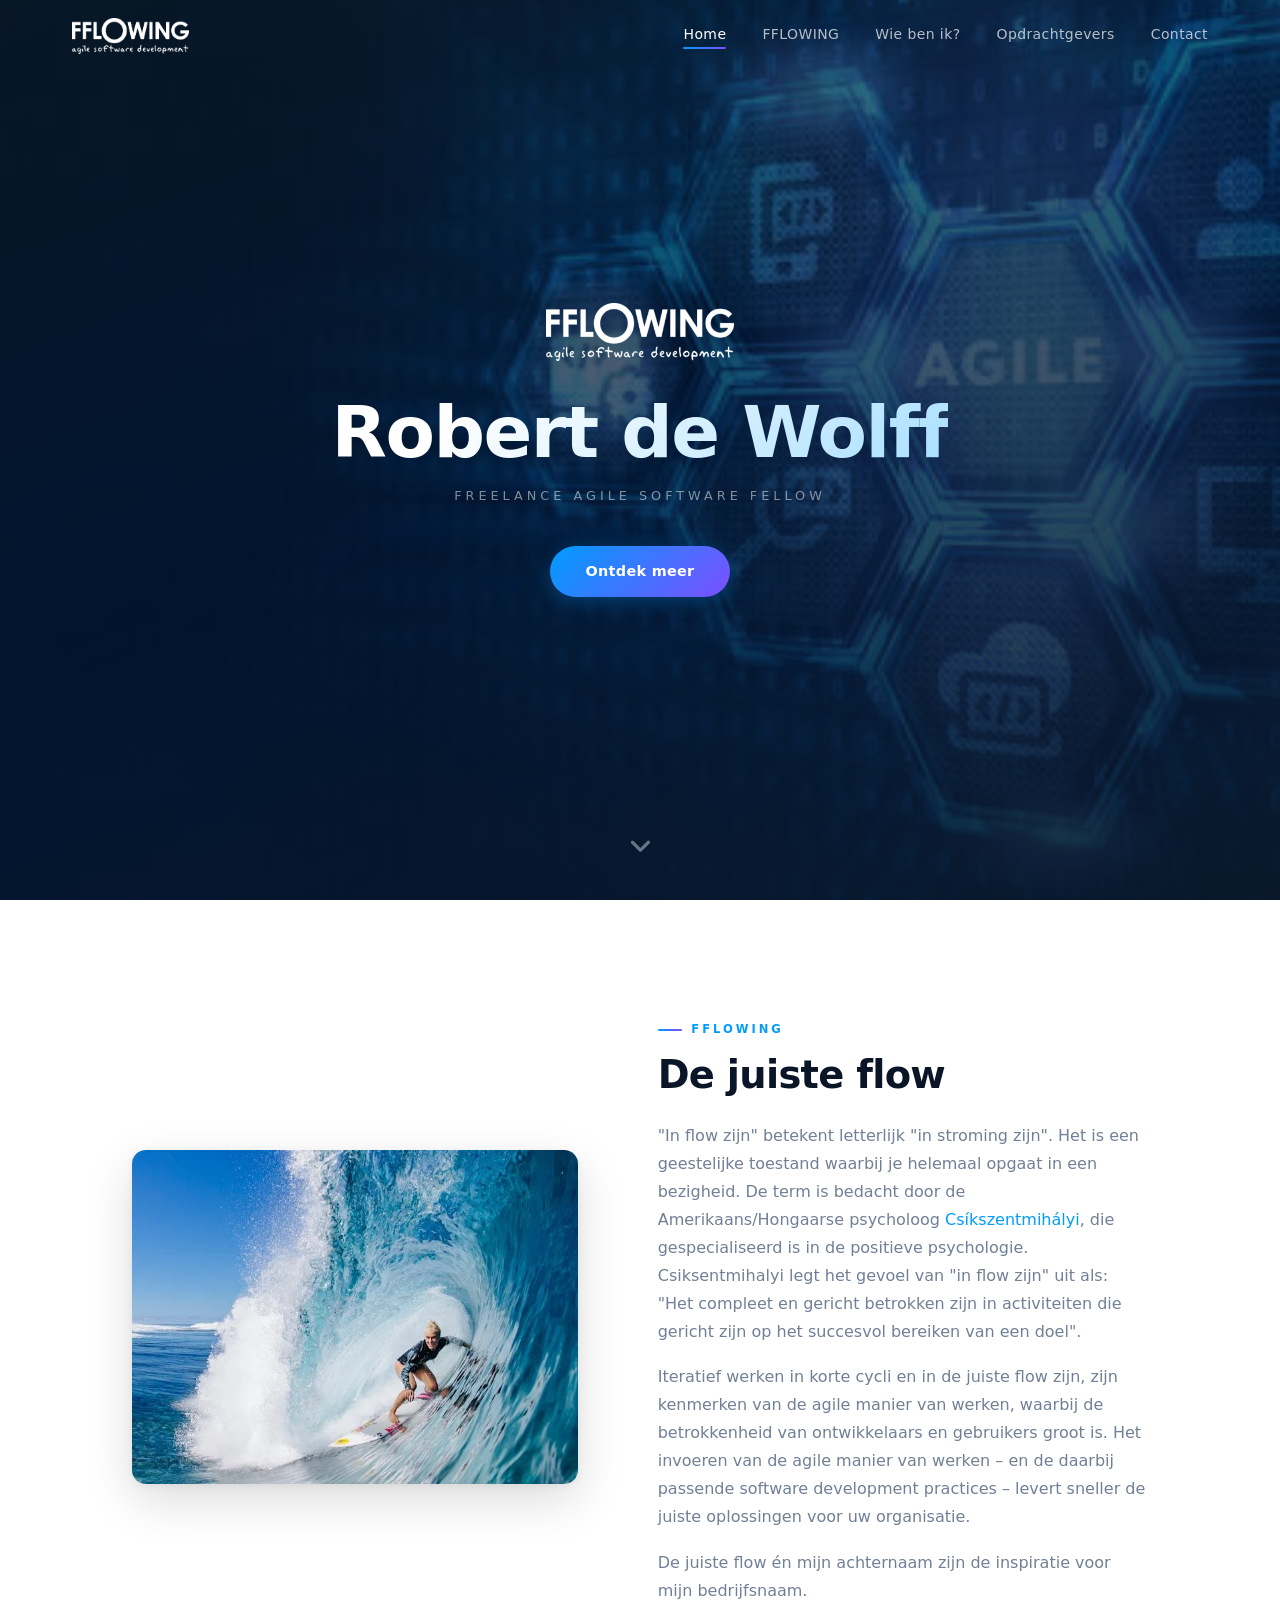
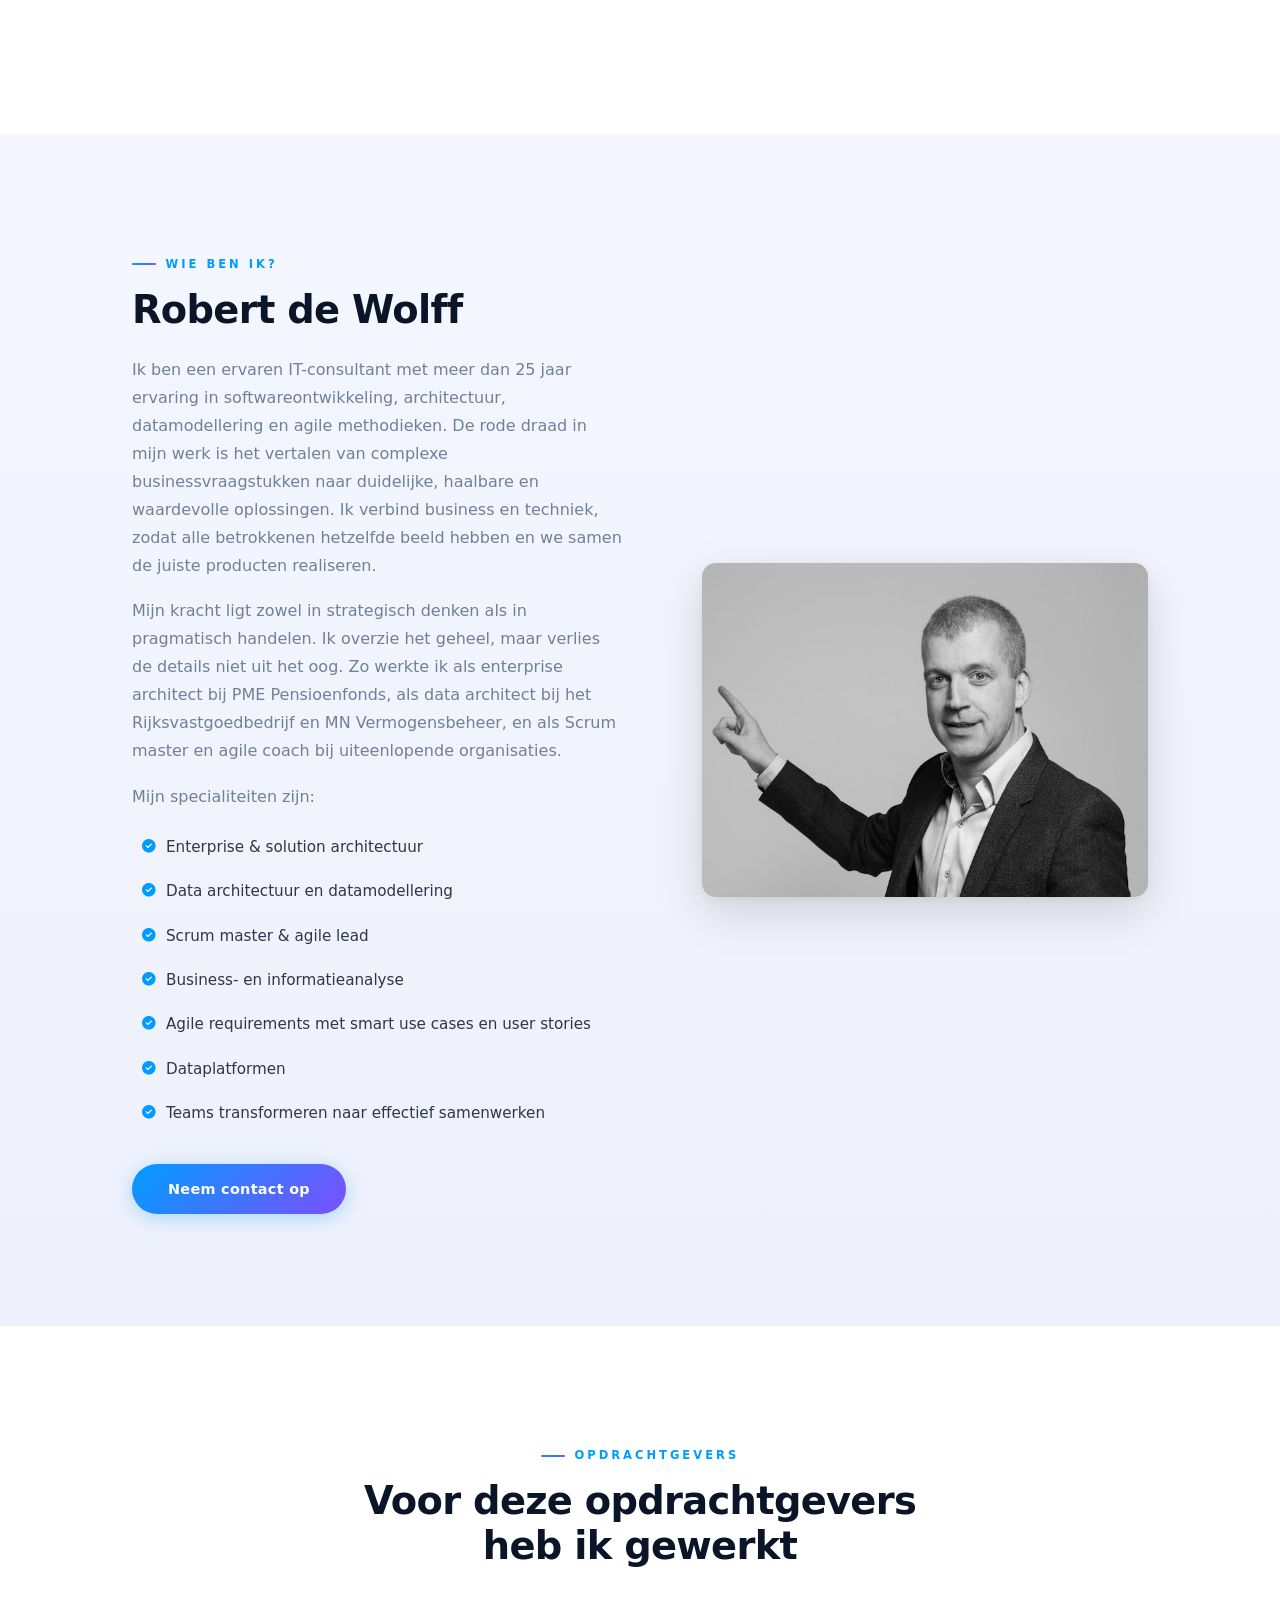
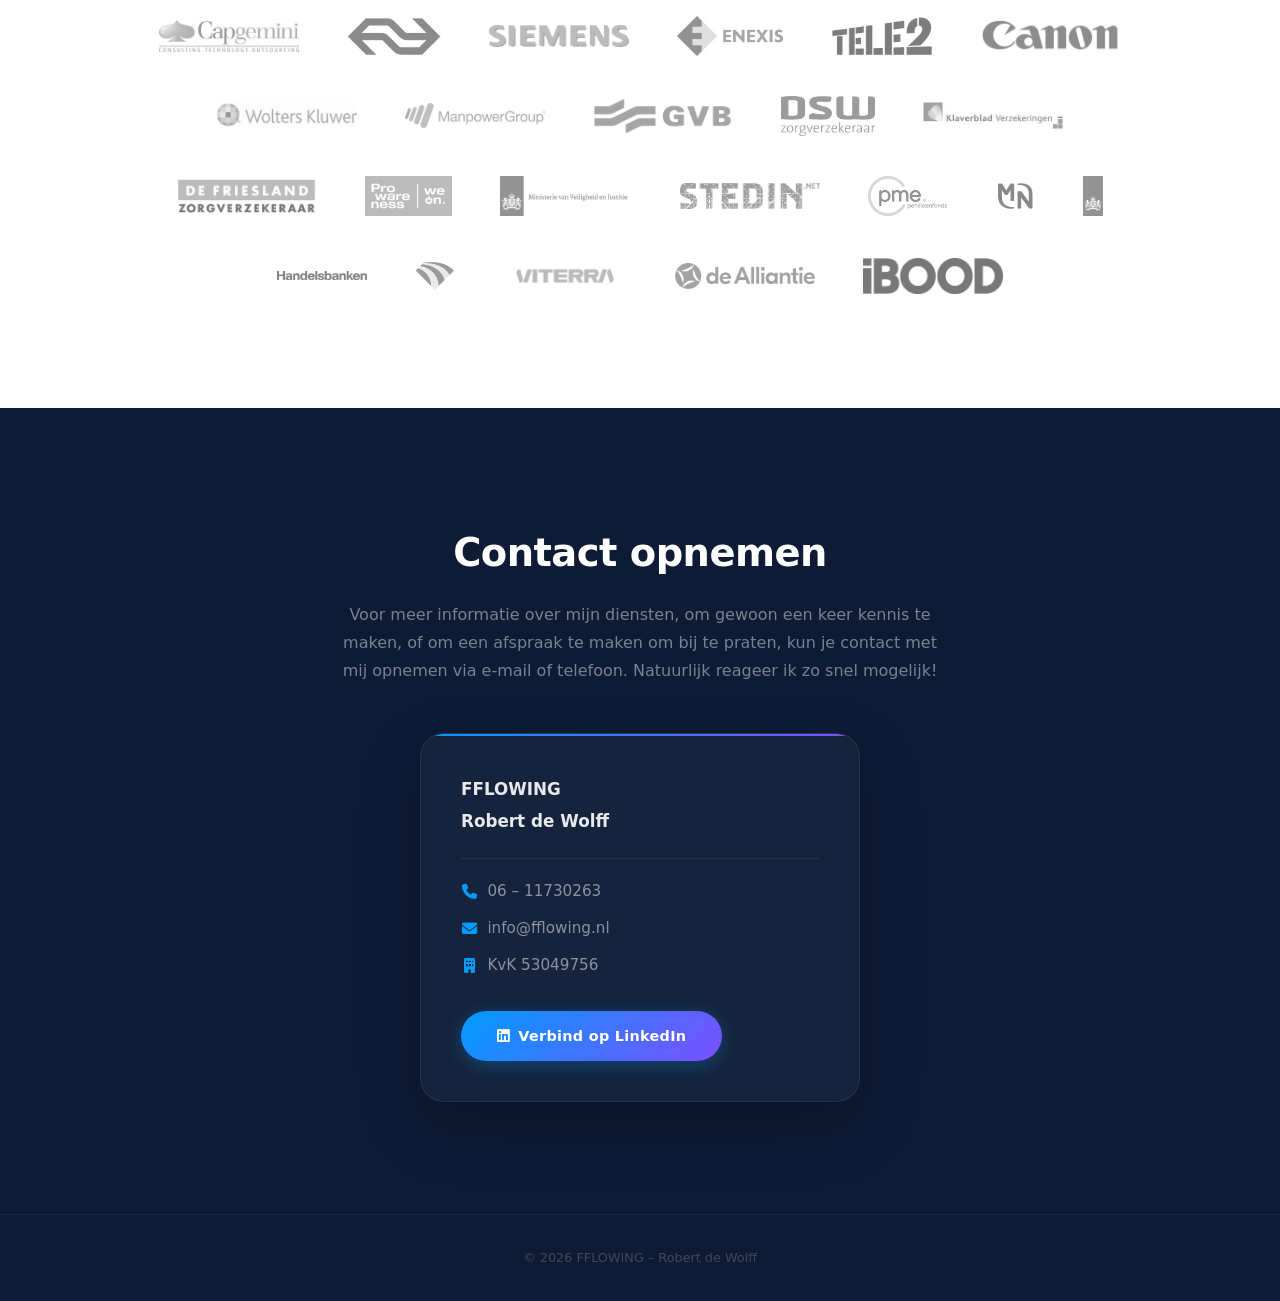
<file: index.html>
<!DOCTYPE html>
<html lang="nl">

<head>
    <meta charset="utf-8">
    <title>FFLOWING – Robert de Wolff</title>
    <meta name="viewport" content="width=device-width, initial-scale=1.0">
    <meta name="description" content="FFLOWING – Robert de Wolff. Freelance Agile coach, Scrum master en software architect met meer dan 25 jaar ervaring. Ik help teams beter software bouwen.">
    <meta name="author" content="Robert de Wolff">
    <link rel="canonical" href="https://www.de-wolff.net/">
    <!-- Open Graph -->
    <meta property="og:type" content="website">
    <meta property="og:url" content="https://www.de-wolff.net/">
    <meta property="og:title" content="FFLOWING – Robert de Wolff">
    <meta property="og:description" content="Freelance Agile coach, Scrum master en software architect met meer dan 25 jaar ervaring.">
    <meta property="og:image" content="https://www.de-wolff.net/img/robert.jpg">
    <link href="img/favicon.ico" rel="icon">
    <!-- Icons -->
    <link href="https://cdnjs.cloudflare.com/ajax/libs/font-awesome/6.5.0/css/all.min.css" rel="stylesheet">
    <!-- Styles -->
    <link href="css/modern.css" rel="stylesheet">
</head>

<body>

    <!-- Navbar -->
    <nav class="navbar" id="navbar">
        <div class="nav-container">
            <a href="#home" class="nav-logo">
                <img src="img/logo-white.png" alt="FFLOWING">
            </a>
            <button class="nav-toggle" id="navToggle" aria-label="Menu openen" aria-expanded="false">
                <span></span>
                <span></span>
                <span></span>
            </button>
            <div class="nav-links" id="navLinks">
                <a href="#home" class="nav-link active">Home</a>
                <a href="#fflowing" class="nav-link">FFLOWING</a>
                <a href="#about" class="nav-link">Wie ben ik?</a>
                <a href="#opdrachtgevers" class="nav-link">Opdrachtgevers</a>
                <a href="#contact" class="nav-link">Contact</a>
            </div>
        </div>
    </nav>

    <!-- Hero -->
    <section class="hero" id="home">
        <div class="hero-bg" style="background-image: url('img/background.jpg');"></div>
        <div class="hero-overlay"></div>
        <div class="hero-content">
            <img src="img/logo-white.png" alt="FFLOWING" class="hero-logo">
            <h1 class="hero-name">Robert de Wolff</h1>
            <p class="hero-subtitle">Freelance Agile Software Fellow</p>
            <a href="#fflowing" class="btn btn-primary">Ontdek meer</a>
        </div>
        <a href="#fflowing" class="hero-scroll" aria-label="Scroll omlaag">
            <i class="fa fa-angle-down"></i>
        </a>
    </section>

    <!-- FFLOWING -->
    <section class="section" id="fflowing">
        <div class="container">
            <div class="section-grid reveal">
                <div class="section-image">
                    <img src="img/flow.jpg" alt="Water in beweging – metafoor voor flow" loading="lazy">
                </div>
                <div class="section-content">
                    <span class="eyebrow">FFLOWING</span>
                    <h2>De juiste flow</h2>
                    <p>"In flow zijn" betekent letterlijk "in stroming zijn". Het is een geestelijke toestand waarbij je
                        helemaal opgaat in een bezigheid. De term is bedacht door de Amerikaans/Hongaarse psycholoog <a
                            href="https://nl.wikipedia.org/wiki/Mih%C3%A1ly_Cs%C3%ADkszentmih%C3%A1lyi"
                            target="_blank" rel="noopener noreferrer">Csíkszentmihályi</a>, die gespecialiseerd is in de positieve
                        psychologie. Csiksentmihalyi legt het gevoel van "in flow zijn" uit als: "Het compleet en gericht
                        betrokken zijn in activiteiten die gericht zijn op het succesvol bereiken van een doel".</p>
                    <p>Iteratief werken in korte cycli en in de juiste flow zijn, zijn kenmerken van de agile manier van
                        werken, waarbij de betrokkenheid van ontwikkelaars en gebruikers groot is. Het invoeren van de
                        agile manier van werken – en de daarbij passende software development practices – levert sneller
                        de juiste oplossingen voor uw organisatie.</p>
                    <p>De juiste flow én mijn achternaam zijn de inspiratie voor mijn bedrijfsnaam.</p>
                </div>
            </div>
        </div>
    </section>

    <!-- About -->
    <section class="section section-alt" id="about">
        <div class="container">
            <div class="section-grid reverse reveal">
                <div class="section-image">
                    <img src="img/robert.jpg" alt="Robert de Wolff" loading="lazy">
                </div>
                <div class="section-content">
                    <span class="eyebrow">Wie ben ik?</span>
                    <h2>Robert de Wolff</h2>
                    <p>Ik ben een ervaren IT-consultant met meer dan 25 jaar ervaring in softwareontwikkeling,
                        architectuur, datamodellering en agile methodieken. De rode draad in mijn werk is het vertalen
                        van complexe businessvraagstukken naar duidelijke, haalbare en waardevolle oplossingen. Ik
                        verbind business en techniek, zodat alle betrokkenen hetzelfde beeld hebben en we samen de
                        juiste producten realiseren.</p>
                    <p>Mijn kracht ligt zowel in strategisch denken als in pragmatisch handelen. Ik overzie het geheel,
                        maar verlies de details niet uit het oog. Zo werkte ik als enterprise architect bij PME
                        Pensioenfonds, als data architect bij het Rijksvastgoedbedrijf en MN Vermogensbeheer, en als
                        Scrum master en agile coach bij uiteenlopende organisaties.</p>
                    <p>Mijn specialiteiten zijn:</p>
                    <ul class="specialty-list">
                        <li><i class="fa fa-circle-check"></i> Enterprise &amp; solution architectuur</li>
                        <li><i class="fa fa-circle-check"></i> Data architectuur en datamodellering</li>
                        <li><i class="fa fa-circle-check"></i> Scrum master &amp; agile lead</li>
                        <li><i class="fa fa-circle-check"></i> Business- en informatieanalyse</li>
                        <li><i class="fa fa-circle-check"></i> Agile requirements met smart use cases en user stories</li>
                        <li><i class="fa fa-circle-check"></i> Dataplatformen</li>
                        <li><i class="fa fa-circle-check"></i> Teams transformeren naar effectief samenwerken</li>
                    </ul>
                    <a href="#contact" class="btn btn-primary" style="margin-top:2rem;">Neem contact op</a>
                </div>
            </div>
        </div>
    </section>
    <!-- Opdrachtgevers -->
    <section class="section" id="opdrachtgevers">
        <div class="container">
            <div class="clients-header reveal">
                <span class="eyebrow">Opdrachtgevers</span>
                <h2>Voor deze opdrachtgevers heb ik gewerkt</h2>
            </div>
            <div class="clients-grid reveal reveal-delay-1">
                <img src="img/opdrachtgevers/capgemini.jpg" alt="Capgemini" loading="lazy">
                <img src="img/opdrachtgevers/ns.jpg" alt="NS" loading="lazy">
                <img src="img/opdrachtgevers/siemens.png" alt="Siemens" loading="lazy">
                <img src="img/opdrachtgevers/enexis.jpeg" alt="Enexis" loading="lazy">
                <img src="img/opdrachtgevers/tele2.png" alt="Tele2" loading="lazy">
                <img src="img/opdrachtgevers/canon.png" alt="Canon" loading="lazy">
                <img src="img/opdrachtgevers/wolters-kluwer.gif" alt="Wolters Kluwer" loading="lazy">
                <img src="img/opdrachtgevers/manpowergroup.png" alt="ManpowerGroup" loading="lazy">
                <img src="img/opdrachtgevers/gvb.png" alt="GVB" loading="lazy">
                <img src="img/opdrachtgevers/dsw.jpg" alt="DSW" loading="lazy">
                <img src="img/opdrachtgevers/klaverblad.jpg" alt="Klaverblad" loading="lazy">
                <img src="img/opdrachtgevers/defriesland.jpg" alt="De Friesland" loading="lazy">
                <img src="img/opdrachtgevers/prowareness.jpg" alt="Prowareness" loading="lazy">
                <img src="img/opdrachtgevers/ministerie-van-veiligheid-en-justitie.png" alt="Ministerie van Veiligheid en Justitie" loading="lazy">
                <img src="img/opdrachtgevers/stedin.png" alt="Stedin" loading="lazy">
                <img src="img/opdrachtgevers/pme-pensioen.png" alt="PME Pensioenfonds" loading="lazy">
                <img src="img/opdrachtgevers/mn.png" alt="MN" loading="lazy">
                <img src="img/opdrachtgevers/rijksvastgoedbedrijf.png" alt="Rijksvastgoedbedrijf" loading="lazy">
                <img src="img/opdrachtgevers/handelsbanken.png" alt="Handelsbanken" loading="lazy">
                <img src="img/opdrachtgevers/duravermeer.png" alt="Dura Vermeer" loading="lazy">
                <img src="img/opdrachtgevers/viterra.png" alt="Viterra" loading="lazy">
                <img src="img/opdrachtgevers/de-alliantie.png" alt="de Alliantie" loading="lazy">
                <img src="img/opdrachtgevers/ibood.png" alt="iBOOD.com" loading="lazy">
            </div>
        </div>
    </section>

    <!-- Contact -->
    <section class="section" id="contact">
        <div class="container">
            <div class="contact-header reveal">
                <h2>Contact opnemen</h2>
                <p>Voor meer informatie over mijn diensten, om gewoon een keer kennis te maken, of om een afspraak te
                    maken om bij te praten, kun je contact met mij opnemen via e-mail of telefoon. Natuurlijk reageer
                    ik zo snel mogelijk!</p>
            </div>
            <div class="contact-card reveal reveal-delay-1">
                <div class="contact-name">
                    <strong>FFLOWING</strong><br>
                    Robert de Wolff
                </div>
                <div class="contact-details">
                    <a href="tel:+31611730263" class="contact-item" aria-label="Bel Robert de Wolff">
                        <i class="fa fa-phone"></i> 06 – 11730263
                    </a>
                    <a href="mailto:info@fflowing.nl" class="contact-item">
                        <i class="fa fa-envelope"></i> info@fflowing.nl
                    </a>
                    <span class="contact-item">
                        <i class="fa fa-building"></i> KvK 53049756
                    </span>
                </div>
                <a href="https://www.linkedin.com/in/robertdewolff" target="_blank" rel="noopener noreferrer" class="btn btn-linkedin">
                    <i class="fab fa-linkedin"></i> Verbind op LinkedIn
                </a>
            </div>
        </div>
    </section>

    <!-- Footer -->
    <footer class="site-footer">
        &copy; 2026 FFLOWING – Robert de Wolff
    </footer>

    <!-- Back to Top -->
    <button class="back-to-top" id="backToTop" aria-label="Terug naar boven">
        <i class="fa fa-angle-up"></i>
    </button>

    <script src="js/modern.js"></script>
</body>

</html>
</file>
<file: css/modern.css>
/* === Reset & Base === */
*, *::before, *::after { box-sizing: border-box; margin: 0; padding: 0; }

:root {
    --primary: #009CFF;
    --primary-dark: #007ACC;
    --accent: #7C4FFF;
    --gradient: linear-gradient(135deg, #009CFF 0%, #7C4FFF 100%);
    --dark: #0A1628;
    --dark-2: #0D1B35;
    --text: #2D3748;
    --text-light: #718096;
    --bg: #FFFFFF;
    --radius: 14px;
    --shadow-lg: 0 24px 64px rgba(0, 0, 0, 0.2);
    --nav-height: 72px;
}

html {
    scroll-behavior: smooth;
    font-size: 16px;
}

body {
    font-family: system-ui, -apple-system, BlinkMacSystemFont, 'Segoe UI', sans-serif;
    color: var(--text);
    background: var(--bg);
    line-height: 1.7;
    overflow-x: hidden;
}

a { color: var(--primary); text-decoration: none; transition: color 0.2s; }
a:hover { color: var(--primary-dark); }
img { max-width: 100%; height: auto; display: block; }

/* === Navbar === */
.navbar {
    position: fixed;
    top: 0; left: 0; right: 0;
    z-index: 1000;
    height: var(--nav-height);
    background: transparent;
    transition: background 0.4s, backdrop-filter 0.4s, box-shadow 0.4s;
}

.navbar.scrolled {
    background: rgba(10, 22, 40, 0.92);
    backdrop-filter: blur(20px);
    -webkit-backdrop-filter: blur(20px);
    box-shadow: 0 1px 0 rgba(255,255,255,0.06), 0 4px 32px rgba(0,0,0,0.3);
}

.nav-container {
    max-width: 1200px;
    margin: 0 auto;
    padding: 0 2rem;
    height: 100%;
    display: flex;
    align-items: center;
    justify-content: space-between;
}

.nav-logo img { height: 36px; }

.nav-links {
    display: flex;
    gap: 2.25rem;
    align-items: center;
}

.nav-link {
    color: rgba(255, 255, 255, 0.7);
    font-size: 0.875rem;
    font-weight: 500;
    letter-spacing: 0.4px;
    transition: color 0.2s;
    position: relative;
    padding-bottom: 3px;
}

.nav-link::after {
    content: '';
    position: absolute;
    bottom: 0; left: 0;
    width: 0; height: 2px;
    background: var(--gradient);
    border-radius: 2px;
    transition: width 0.3s;
}

.nav-link:hover,
.nav-link.active {
    color: #fff;
}

.nav-link:hover::after,
.nav-link.active::after {
    width: 100%;
}

.nav-toggle {
    display: none;
    flex-direction: column;
    gap: 5px;
    background: none;
    border: none;
    cursor: pointer;
    padding: 6px;
    z-index: 10;
}

.nav-toggle span {
    display: block;
    width: 24px;
    height: 2px;
    background: #fff;
    border-radius: 2px;
    transition: transform 0.3s, opacity 0.3s;
}

.nav-toggle.open span:nth-child(1) { transform: translateY(7px) rotate(45deg); }
.nav-toggle.open span:nth-child(2) { opacity: 0; }
.nav-toggle.open span:nth-child(3) { transform: translateY(-7px) rotate(-45deg); }

/* === Hero === */
.hero {
    position: relative;
    height: 100vh;
    min-height: 520px;
    display: flex;
    align-items: center;
    justify-content: center;
    text-align: center;
    overflow: hidden;
}

.hero-bg {
    position: absolute;
    inset: 0;
    background-size: cover;
    background-position: center;
    background-attachment: fixed;
    transform: scale(1.04);
    transition: transform 0.1s linear;
}

.hero-overlay {
    position: absolute;
    inset: 0;
    background: linear-gradient(
        160deg,
        rgba(10, 22, 40, 0.5) 0%,
        rgba(0, 20, 55, 0.72) 50%,
        rgba(10, 22, 40, 0.9) 100%
    );
}

.hero-content {
    position: relative;
    z-index: 1;
    padding: 2rem;
    animation: fadeUp 1s cubic-bezier(0.16, 1, 0.3, 1) both;
}

@keyframes fadeUp {
    from { opacity: 0; transform: translateY(28px); }
    to   { opacity: 1; transform: translateY(0); }
}

.hero-logo {
    height: 58px;
    margin: 0 auto 2rem;
    filter: drop-shadow(0 2px 16px rgba(0,0,0,0.35));
}

.hero-name {
    font-family: system-ui, -apple-system, BlinkMacSystemFont, 'Segoe UI', sans-serif;
    font-size: clamp(2.4rem, 6vw, 4.5rem);
    font-weight: 700;
    background: linear-gradient(135deg, #ffffff 20%, #A8DFFF 100%);
    -webkit-background-clip: text;
    -webkit-text-fill-color: transparent;
    background-clip: text;
    margin-bottom: 0.75rem;
    letter-spacing: -1.5px;
    line-height: 1.1;
}

.hero-subtitle {
    font-size: 0.8rem;
    color: rgba(255, 255, 255, 0.5);
    letter-spacing: 4px;
    text-transform: uppercase;
    margin-bottom: 2.5rem;
}

.hero-scroll {
    position: absolute;
    bottom: 2rem;
    left: 50%;
    transform: translateX(-50%);
    z-index: 1;
    color: rgba(255, 255, 255, 0.4);
    font-size: 1.6rem;
    animation: bounce 2.2s ease-in-out infinite;
    cursor: pointer;
    text-decoration: none;
}

@keyframes bounce {
    0%, 100% { transform: translateX(-50%) translateY(0); }
    50%       { transform: translateX(-50%) translateY(10px); }
}

/* === Buttons === */
.btn {
    display: inline-flex;
    align-items: center;
    gap: 0.5rem;
    padding: 0.8rem 2.25rem;
    border-radius: 50px;
    font-weight: 700;
    font-size: 0.9rem;
    transition: all 0.25s;
    cursor: pointer;
    border: none;
    letter-spacing: 0.3px;
}

.btn-primary {
    background: var(--gradient);
    color: #fff;
    box-shadow: 0 4px 20px rgba(0, 156, 255, 0.3);
}

.btn-primary:hover {
    background: linear-gradient(135deg, var(--primary-dark) 0%, #6340D0 100%);
    color: #fff;
    transform: translateY(-2px);
    box-shadow: 0 10px 30px rgba(124, 79, 255, 0.45);
}

.btn-linkedin {
    background: var(--gradient);
    color: #fff;
    box-shadow: 0 4px 20px rgba(0, 156, 255, 0.3);
    margin-top: 2rem;
}

.btn-linkedin:hover {
    background: linear-gradient(135deg, var(--primary-dark) 0%, #6340D0 100%);
    color: #fff;
    transform: translateY(-2px);
    box-shadow: 0 10px 30px rgba(124, 79, 255, 0.45);
}

/* === Sections === */
.section {
    padding: 7rem 0;
}

.section-alt {
    background: linear-gradient(180deg, #F4F7FF 0%, #EEF1FB 100%);
}

.container {
    max-width: 1080px;
    margin: 0 auto;
    padding: 0 2rem;
}

.section-grid {
    display: grid;
    grid-template-columns: 1fr 1.1fr;
    gap: 5rem;
    align-items: center;
}

.section-grid.reverse {
    grid-template-columns: 1.1fr 1fr;
}

.section-grid.reverse .section-image {
    order: 2;
}

.section-grid.reverse .section-content {
    order: 1;
}

/* === Section Image === */
.section-image {
    position: relative;
}

.section-image img {
    border-radius: var(--radius);
    box-shadow: 0 16px 48px rgba(0, 0, 0, 0.14), 0 2px 8px rgba(0,0,0,0.05);
    width: 100%;
    object-fit: cover;
    object-position: center;
    aspect-ratio: 4/3;
}

#about .section-image img {
    object-position: top;
}

/* === Eyebrow === */
.eyebrow {
    display: inline-flex;
    align-items: center;
    gap: 0.6rem;
    text-transform: uppercase;
    letter-spacing: 3px;
    font-size: 0.72rem;
    font-weight: 700;
    color: var(--primary);
    margin-bottom: 0.85rem;
}

.eyebrow::before {
    content: '';
    display: block;
    width: 24px;
    height: 2px;
    background: var(--gradient);
    border-radius: 2px;
    flex-shrink: 0;
}

/* === Section Content === */
.section-content h2 {
    font-family: system-ui, -apple-system, BlinkMacSystemFont, 'Segoe UI', sans-serif;
    font-size: clamp(1.85rem, 3vw, 2.6rem);
    font-weight: 700;
    color: var(--dark);
    margin-bottom: 1.5rem;
    letter-spacing: -0.7px;
    line-height: 1.15;
}

.section-content p {
    color: var(--text-light);
    margin-bottom: 1.1rem;
    font-size: 1rem;
    line-height: 1.75;
}

.section-content a {
    /* color: var(--primary); */
    /* text-decoration: underline; */
    text-underline-offset: 3px;
}

/* === Specialty List === */
.specialty-list {
    list-style: none;
    display: flex;
    flex-direction: column;
    gap: 0.45rem;
    margin-top: 0.25rem;
}

.specialty-list li {
    display: flex;
    align-items: flex-start;
    gap: 0.65rem;
    font-size: 0.95rem;
    color: var(--text);
    line-height: 1.5;
    padding: 0.45rem 0.6rem;
    border-radius: 8px;
    transition: background 0.2s;
}

.specialty-list li:hover {
    background: rgba(0, 156, 255, 0.05);
}

.specialty-list li i {
    color: var(--primary);
    font-size: 0.85rem;
    margin-top: 4px;
    flex-shrink: 0;
}

/* === Clients / Opdrachtgevers === */
.clients-header {
    text-align: center;
    max-width: 620px;
    margin: 0 auto 3rem;
}

.clients-header h2 {
    font-family: system-ui, -apple-system, BlinkMacSystemFont, 'Segoe UI', sans-serif;
    font-size: clamp(1.85rem, 3vw, 2.6rem);
    font-weight: 700;
    color: var(--dark);
    letter-spacing: -0.7px;
    line-height: 1.15;
}

.clients-grid {
    display: flex;
    flex-wrap: wrap;
    justify-content: center;
    align-items: center;
    gap: 2.5rem 3rem;
}

.clients-grid img {
    height: 40px;
    width: auto;
    max-width: 140px;
    object-fit: contain;
    filter: grayscale(1);
    opacity: 0.55;
    transition: filter 0.25s, opacity 0.25s;
}

.clients-grid img[src*="handelsbanken"] {
    max-width: 90px;
}

.clients-grid img:hover {
    filter: grayscale(0);
    opacity: 1;
}

/* === Contact === */
#contact {
    background: var(--dark-2);
}

.contact-header {
    text-align: center;
    max-width: 620px;
    margin: 0 auto 3rem;
}

.contact-header h2 {
    font-family: system-ui, -apple-system, BlinkMacSystemFont, 'Segoe UI', sans-serif;
    font-size: clamp(1.85rem, 3vw, 2.6rem);
    font-weight: 700;
    color: #fff;
    margin-bottom: 1rem;
    letter-spacing: -0.5px;
}

.contact-header p {
    color: rgba(255, 255, 255, 0.45);
    font-size: 1rem;
    line-height: 1.75;
}

.contact-card {
    max-width: 440px;
    margin: 0 auto;
    background: rgba(255, 255, 255, 0.04);
    border: 1px solid rgba(255, 255, 255, 0.08);
    border-radius: 24px;
    padding: 2.5rem;
    box-shadow: var(--shadow-lg);
    position: relative;
    overflow: hidden;
}

.contact-card::before {
    content: '';
    position: absolute;
    top: 0; left: 0; right: 0;
    height: 2px;
    background: var(--gradient);
}

.contact-name {
    font-size: 1.05rem;
    color: rgba(255, 255, 255, 0.9);
    font-weight: 700;
    line-height: 1.9;
    margin-bottom: 1.25rem;
    padding-bottom: 1.25rem;
    border-bottom: 1px solid rgba(255, 255, 255, 0.08);
}

.contact-details {
    display: flex;
    flex-direction: column;
    gap: 0.7rem;
}

.contact-item {
    display: flex;
    align-items: center;
    gap: 0.65rem;
    color: rgba(255, 255, 255, 0.5);
    font-size: 0.95rem;
}

.contact-item i {
    color: var(--primary);
    width: 16px;
    text-align: center;
}

a.contact-item:hover {
    color: rgba(255, 255, 255, 0.9);
}

/* === Scroll Reveal === */
.reveal {
    opacity: 0;
    transform: translateY(28px);
    transition: opacity 0.8s cubic-bezier(0.16, 1, 0.3, 1),
                transform 0.8s cubic-bezier(0.16, 1, 0.3, 1);
}

.reveal.revealed {
    opacity: 1;
    transform: translateY(0);
}

.reveal-delay-1 { transition-delay: 0.15s; }

/* === Back to Top === */
.back-to-top {
    position: fixed;
    bottom: 2rem;
    right: 2rem;
    width: 46px;
    height: 46px;
    border-radius: 50%;
    background: var(--gradient);
    color: #fff;
    border: none;
    cursor: pointer;
    font-size: 1.1rem;
    display: flex;
    align-items: center;
    justify-content: center;
    opacity: 0;
    pointer-events: none;
    transform: translateY(12px);
    transition: opacity 0.3s, transform 0.3s, box-shadow 0.2s;
    box-shadow: 0 4px 18px rgba(0, 156, 255, 0.4);
    z-index: 999;
}

.back-to-top.visible {
    opacity: 1;
    pointer-events: auto;
    transform: translateY(0);
}

.back-to-top:hover {
    box-shadow: 0 6px 24px rgba(124, 79, 255, 0.55);
}

/* === Footer === */
.site-footer {
    text-align: center;
    padding: 2rem;
    font-size: 0.8rem;
    color: rgba(255, 255, 255, 0.2);
    background: var(--dark-2);
    border-top: 1px solid rgba(255, 255, 255, 0.06);
}

/* === Responsive === */
@media (max-width: 800px) {
    .nav-toggle { display: flex; }

    .navbar { background: rgba(10, 22, 40, 0.95); }

    .nav-links {
        position: absolute;
        top: var(--nav-height);
        left: 0; right: 0;
        flex-direction: column;
        background: rgba(10, 22, 40, 0.97);
        padding: 1.5rem 2rem 2rem;
        gap: 1.25rem;
        display: none;
        border-top: 1px solid rgba(255,255,255,0.06);
    }

    .nav-links.open { display: flex; }

    .section { padding: 5rem 0; }

    .section-grid,
    .section-grid.reverse {
        grid-template-columns: 1fr;
        gap: 3rem;
    }

    .section-grid.reverse .section-image,
    .section-grid.reverse .section-content {
        order: unset;
    }

    .hero-bg { background-attachment: scroll; }

    .contact-card { padding: 2rem 1.5rem; }

    .clients-grid { gap: 1.75rem 2rem; }

    .clients-grid img { height: 32px; }
}
</file>
